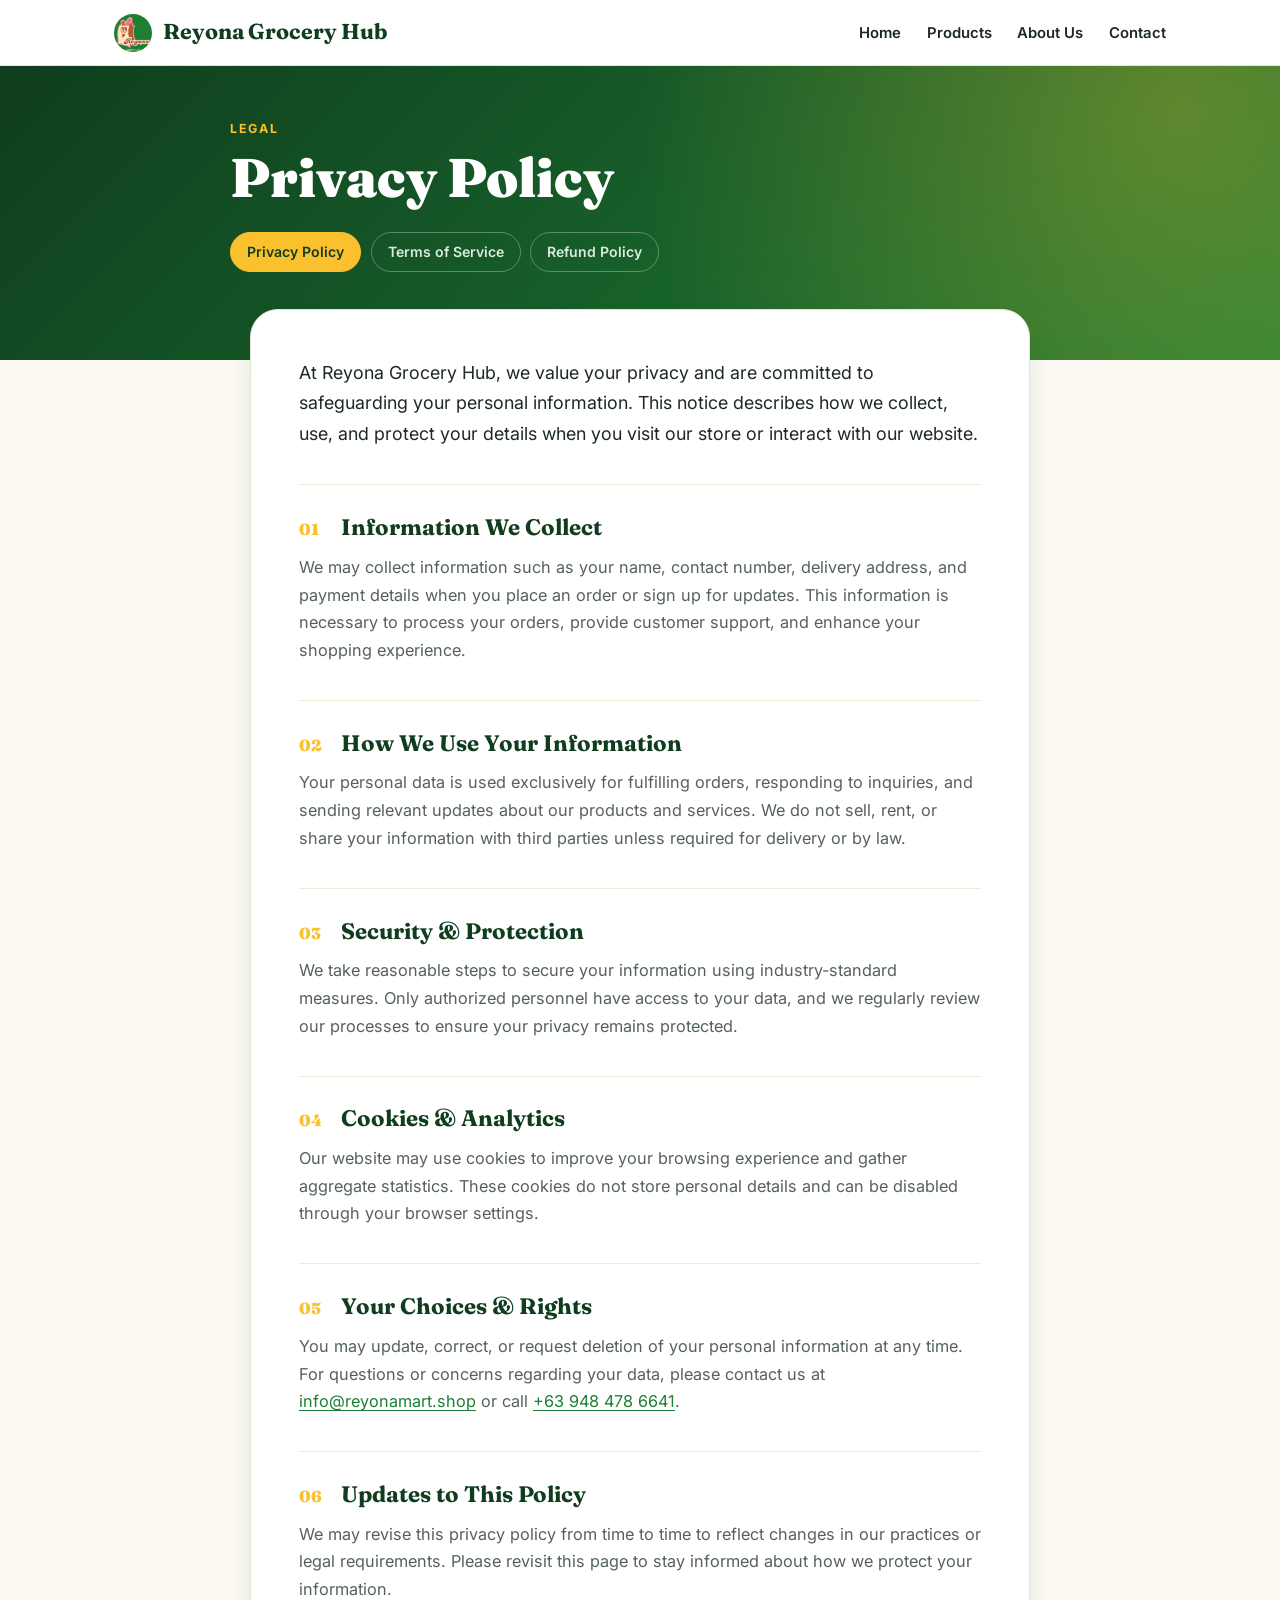
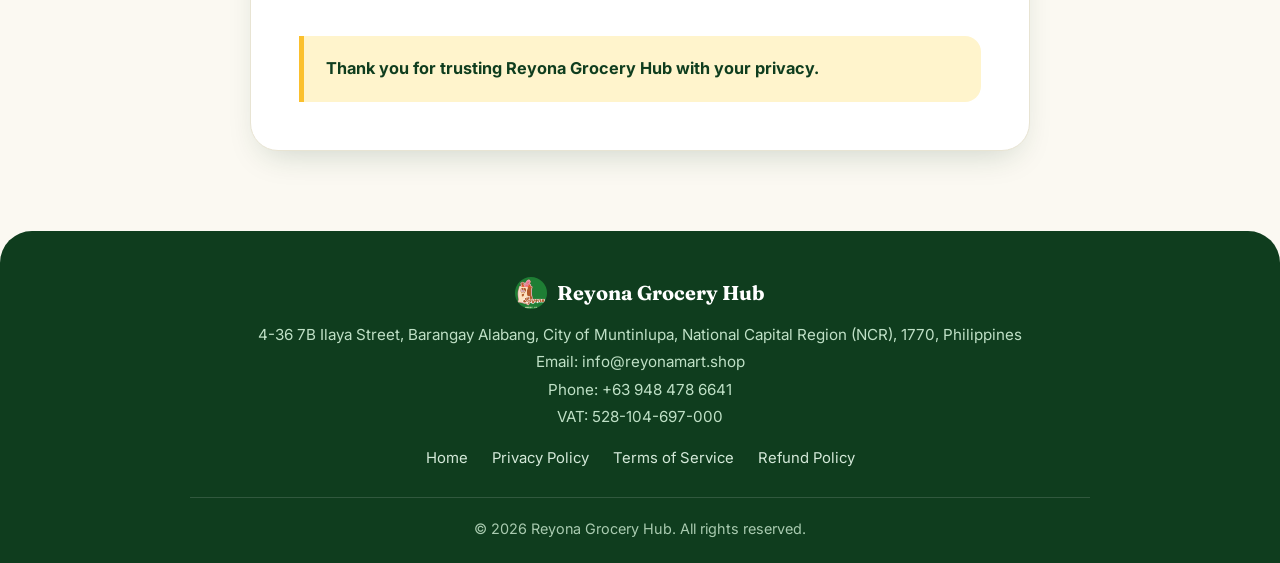
<file: privacy-policy.html>
<!DOCTYPE html>
<html lang="en">
<head>
  <meta charset="UTF-8" />
  <meta name="viewport" content="width=device-width, initial-scale=1.0" />
  <title>Privacy Policy | Reyona Grocery Hub</title>
  <link rel="icon" type="image/png" href="image/LOGO.png" />
  <link rel="preconnect" href="https://fonts.googleapis.com" />
  <link rel="preconnect" href="https://fonts.gstatic.com" crossorigin />
  <link href="https://fonts.googleapis.com/css2?family=Fraunces:opsz,wght@9..144,600;9..144,700;9..144,900&family=Inter:wght@400;500;600;700&display=swap" rel="stylesheet" />
  <link rel="stylesheet" href="legal.css" />
</head>
<body>
  <header class="header" id="header">
    <nav class="nav">
      <a href="index.html" class="nav-logo">
        <img src="image/LOGO.png" alt="Reyona Grocery Hub Logo" />
        Reyona Grocery Hub
      </a>
      <ul class="nav-list">
        <li><a href="index.html" class="nav-link">Home</a></li>
        <li><a href="index.html#shop" class="nav-link">Products</a></li>
        <li><a href="index.html#about" class="nav-link">About Us</a></li>
        <li><a href="index.html#contact" class="nav-link">Contact</a></li>
      </ul>
    </nav>
  </header>
  <div class="legal-hero">
    <div class="legal-hero-inner">
      <span class="legal-eyebrow">Legal</span>
      <h1>Privacy Policy</h1>
      <div class="legal-tabs">
        <a href="privacy-policy.html" class="current">Privacy Policy</a>
        <a href="terms.html">Terms of Service</a>
        <a href="refund-policy.html">Refund Policy</a>
      </div>
    </div>
  </div>
  <main>
    <div class="policy-container">
      <div class="policy-desc">
        At Reyona Grocery Hub, we value your privacy and are committed to safeguarding your personal information. This notice describes how we collect, use, and protect your details when you visit our store or interact with our website.
      </div>
      <h2 class="policy-section-title">Information We Collect</h2>
      <div class="policy-desc">
        We may collect information such as your name, contact number, delivery address, and payment details when you place an order or sign up for updates. This information is necessary to process your orders, provide customer support, and enhance your shopping experience.
      </div>
      <h2 class="policy-section-title">How We Use Your Information</h2>
      <div class="policy-desc">
        Your personal data is used exclusively for fulfilling orders, responding to inquiries, and sending relevant updates about our products and services. We do not sell, rent, or share your information with third parties unless required for delivery or by law.
      </div>
      <h2 class="policy-section-title">Security & Protection</h2>
      <div class="policy-desc">
        We take reasonable steps to secure your information using industry-standard measures. Only authorized personnel have access to your data, and we regularly review our processes to ensure your privacy remains protected.
      </div>
      <h2 class="policy-section-title">Cookies & Analytics</h2>
      <div class="policy-desc">
        Our website may use cookies to improve your browsing experience and gather aggregate statistics. These cookies do not store personal details and can be disabled through your browser settings.
      </div>
      <h2 class="policy-section-title">Your Choices & Rights</h2>
      <div class="policy-desc">
        You may update, correct, or request deletion of your personal information at any time. For questions or concerns regarding your data, please contact us at <a href="mailto:info@reyonamart.shop">info@reyonamart.shop</a> or call <a href="tel:+639484786641">+63 948 478 6641</a>.
      </div>
      <h2 class="policy-section-title">Updates to This Policy</h2>
      <div class="policy-desc">
        We may revise this privacy policy from time to time to reflect changes in our practices or legal requirements. Please revisit this page to stay informed about how we protect your information.
      </div>
      <div class="policy-desc"><strong>Thank you for trusting Reyona Grocery Hub with your privacy.</strong></div>
    </div>
  </main>
  <footer class="footer">
    <div class="footer-logo">
      <img src="image/LOGO.png" alt="Reyona Grocery Hub Logo" />
      Reyona Grocery Hub
    </div>
    <div class="footer-desc">
      4-36 7B Ilaya Street, Barangay Alabang, City of Muntinlupa, National Capital Region (NCR), 1770, Philippines<br>
      Email: info@reyonamart.shop<br>
      Phone: +63 948 478 6641<br>
      VAT: 528-104-697-000
    </div>
    <div class="footer-links">
      <a href="index.html">Home</a>
      <a href="privacy-policy.html">Privacy Policy</a>
      <a href="terms.html">Terms of Service</a>
      <a href="refund-policy.html">Refund Policy</a>
    </div>
    <div class="footer-bottom">
      &copy; <span id="footer-year"></span> Reyona Grocery Hub. All rights reserved.
    </div>
  </footer>
  <script>
    document.getElementById('footer-year').textContent = new Date().getFullYear();
  </script>
</body>
</html>
</file>
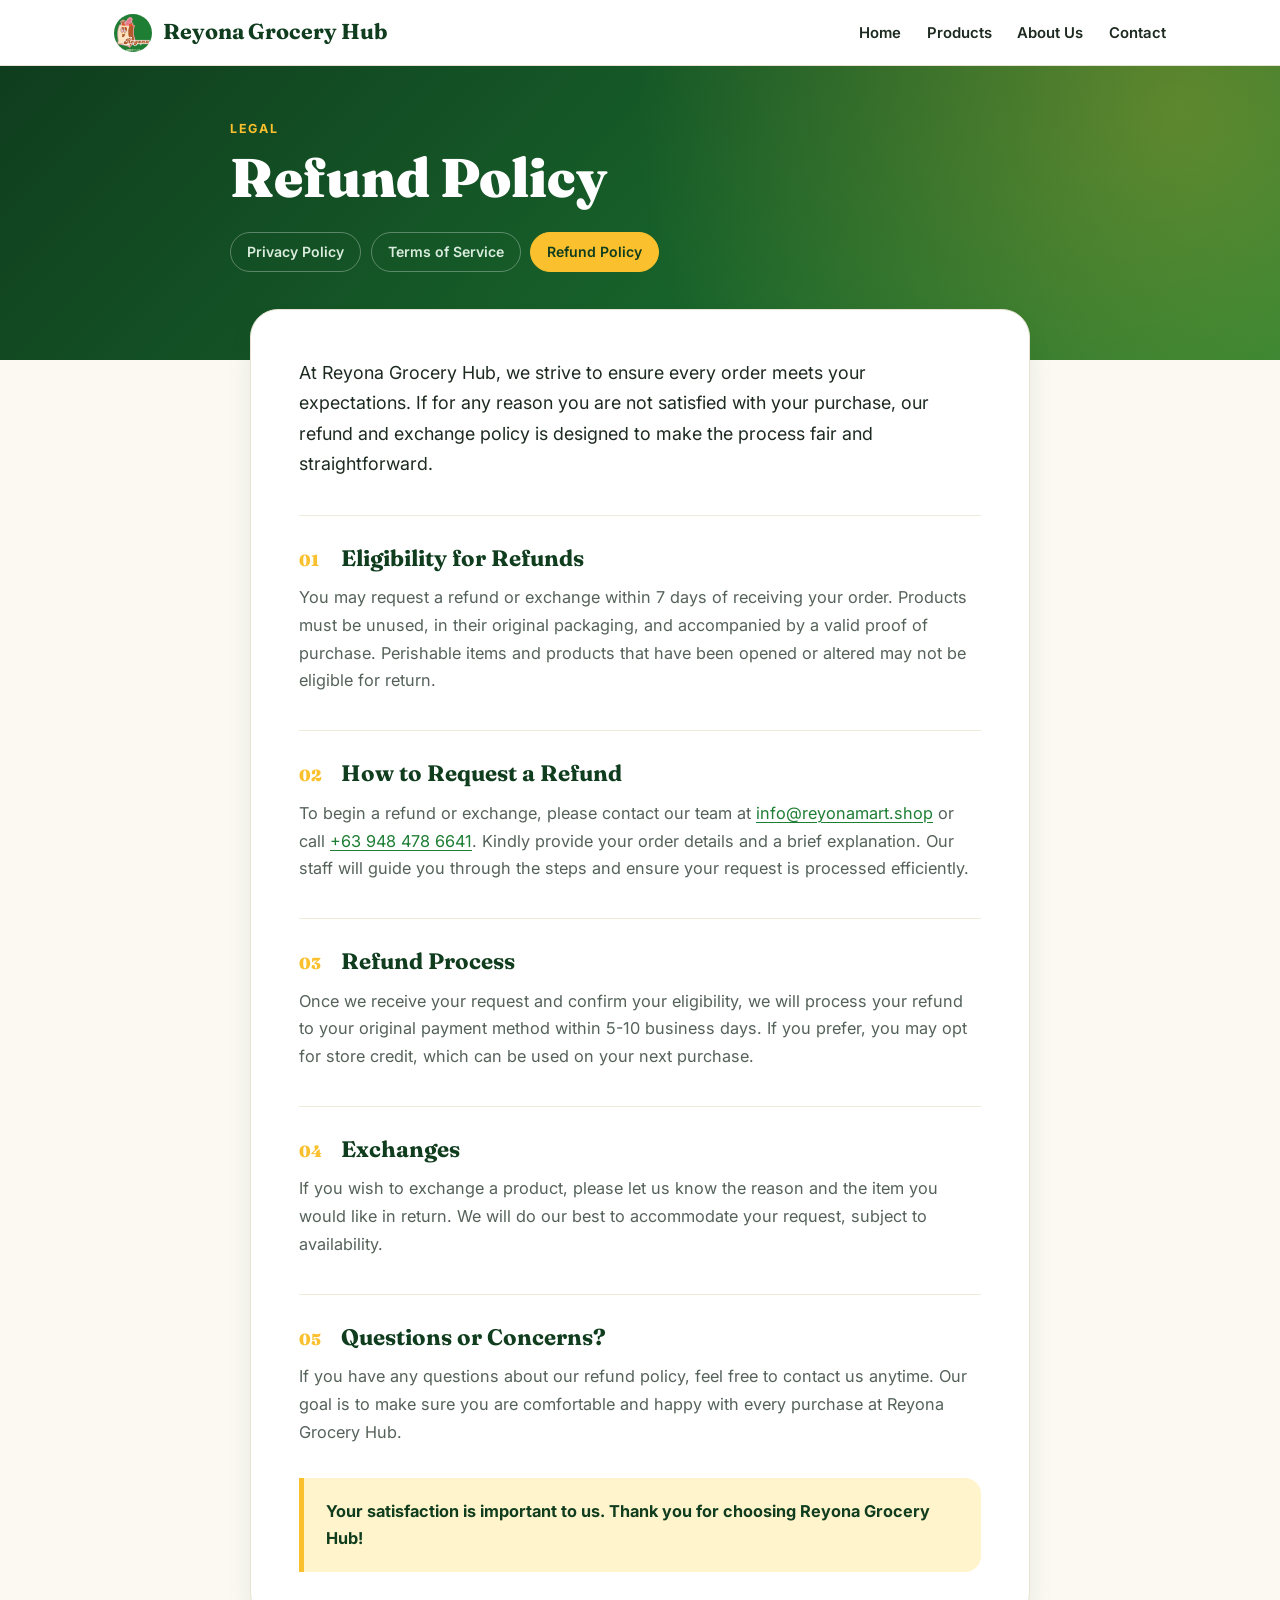
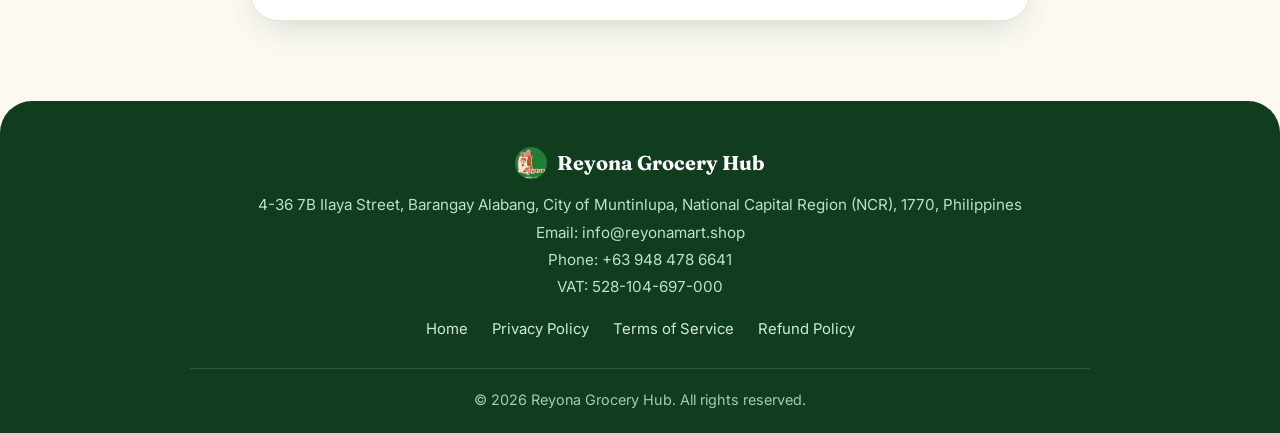
<file: refund-policy.html>
<!DOCTYPE html>
<html lang="en">
<head>
  <meta charset="UTF-8" />
  <meta name="viewport" content="width=device-width, initial-scale=1.0" />
  <title>Refund Policy | Reyona Grocery Hub</title>
  <link rel="icon" type="image/png" href="image/LOGO.png" />
  <link rel="preconnect" href="https://fonts.googleapis.com" />
  <link rel="preconnect" href="https://fonts.gstatic.com" crossorigin />
  <link href="https://fonts.googleapis.com/css2?family=Fraunces:opsz,wght@9..144,600;9..144,700;9..144,900&family=Inter:wght@400;500;600;700&display=swap" rel="stylesheet" />
  <link rel="stylesheet" href="legal.css" />
</head>
<body>
  <header class="header" id="header">
    <nav class="nav">
      <a href="index.html" class="nav-logo">
        <img src="image/LOGO.png" alt="Reyona Grocery Hub Logo" />
        Reyona Grocery Hub
      </a>
      <ul class="nav-list">
        <li><a href="index.html" class="nav-link">Home</a></li>
        <li><a href="index.html#shop" class="nav-link">Products</a></li>
        <li><a href="index.html#about" class="nav-link">About Us</a></li>
        <li><a href="index.html#contact" class="nav-link">Contact</a></li>
      </ul>
    </nav>
  </header>
  <div class="legal-hero">
    <div class="legal-hero-inner">
      <span class="legal-eyebrow">Legal</span>
      <h1>Refund Policy</h1>
      <div class="legal-tabs">
        <a href="privacy-policy.html">Privacy Policy</a>
        <a href="terms.html">Terms of Service</a>
        <a href="refund-policy.html" class="current">Refund Policy</a>
      </div>
    </div>
  </div>
  <main>
    <div class="policy-container">
      <div class="policy-desc">
        At Reyona Grocery Hub, we strive to ensure every order meets your expectations. If for any reason you are not satisfied with your purchase, our refund and exchange policy is designed to make the process fair and straightforward.
      </div>
      <h2 class="policy-section-title">Eligibility for Refunds</h2>
      <div class="policy-desc">
        You may request a refund or exchange within 7 days of receiving your order. Products must be unused, in their original packaging, and accompanied by a valid proof of purchase. Perishable items and products that have been opened or altered may not be eligible for return.
      </div>
      <h2 class="policy-section-title">How to Request a Refund</h2>
      <div class="policy-desc">
        To begin a refund or exchange, please contact our team at <a href="mailto:info@reyonamart.shop">info@reyonamart.shop</a> or call <a href="tel:+639484786641">+63 948 478 6641</a>. Kindly provide your order details and a brief explanation. Our staff will guide you through the steps and ensure your request is processed efficiently.
      </div>
      <h2 class="policy-section-title">Refund Process</h2>
      <div class="policy-desc">
        Once we receive your request and confirm your eligibility, we will process your refund to your original payment method within 5-10 business days. If you prefer, you may opt for store credit, which can be used on your next purchase.
      </div>
      <h2 class="policy-section-title">Exchanges</h2>
      <div class="policy-desc">
        If you wish to exchange a product, please let us know the reason and the item you would like in return. We will do our best to accommodate your request, subject to availability.
      </div>
      <h2 class="policy-section-title">Questions or Concerns?</h2>
      <div class="policy-desc">
        If you have any questions about our refund policy, feel free to contact us anytime. Our goal is to make sure you are comfortable and happy with every purchase at Reyona Grocery Hub.
      </div>
      <div class="policy-desc"><strong>Your satisfaction is important to us. Thank you for choosing Reyona Grocery Hub!</strong></div>
    </div>
  </main>
  <footer class="footer">
    <div class="footer-logo">
      <img src="image/LOGO.png" alt="Reyona Grocery Hub Logo" />
      Reyona Grocery Hub
    </div>
    <div class="footer-desc">
      4-36 7B Ilaya Street, Barangay Alabang, City of Muntinlupa, National Capital Region (NCR), 1770, Philippines<br>
      Email: info@reyonamart.shop<br>
      Phone: +63 948 478 6641<br>
      VAT: 528-104-697-000
    </div>
    <div class="footer-links">
      <a href="index.html">Home</a>
      <a href="privacy-policy.html">Privacy Policy</a>
      <a href="terms.html">Terms of Service</a>
      <a href="refund-policy.html">Refund Policy</a>
    </div>
    <div class="footer-bottom">
      &copy; <span id="footer-year"></span> Reyona Grocery Hub. All rights reserved.
    </div>
  </footer>
  <script>
    document.getElementById('footer-year').textContent = new Date().getFullYear();
  </script>
</body>
</html>
</file>
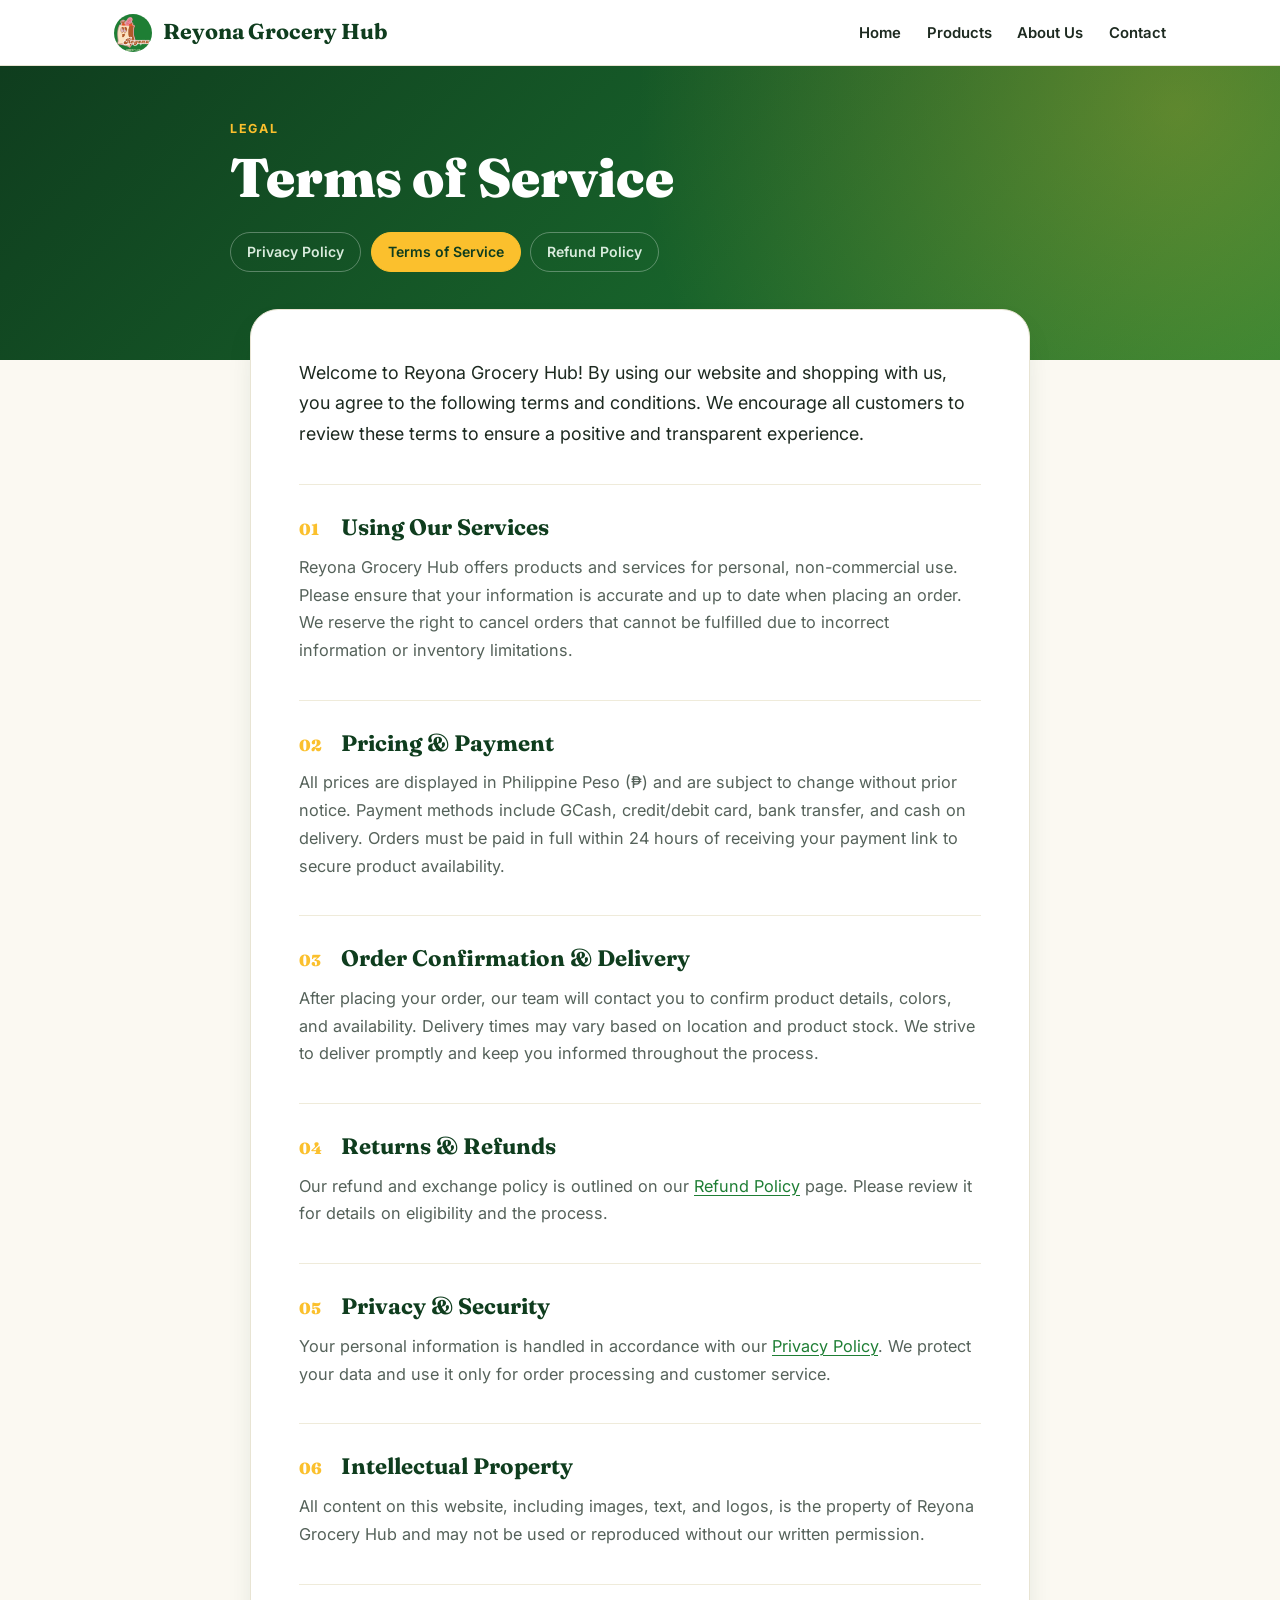
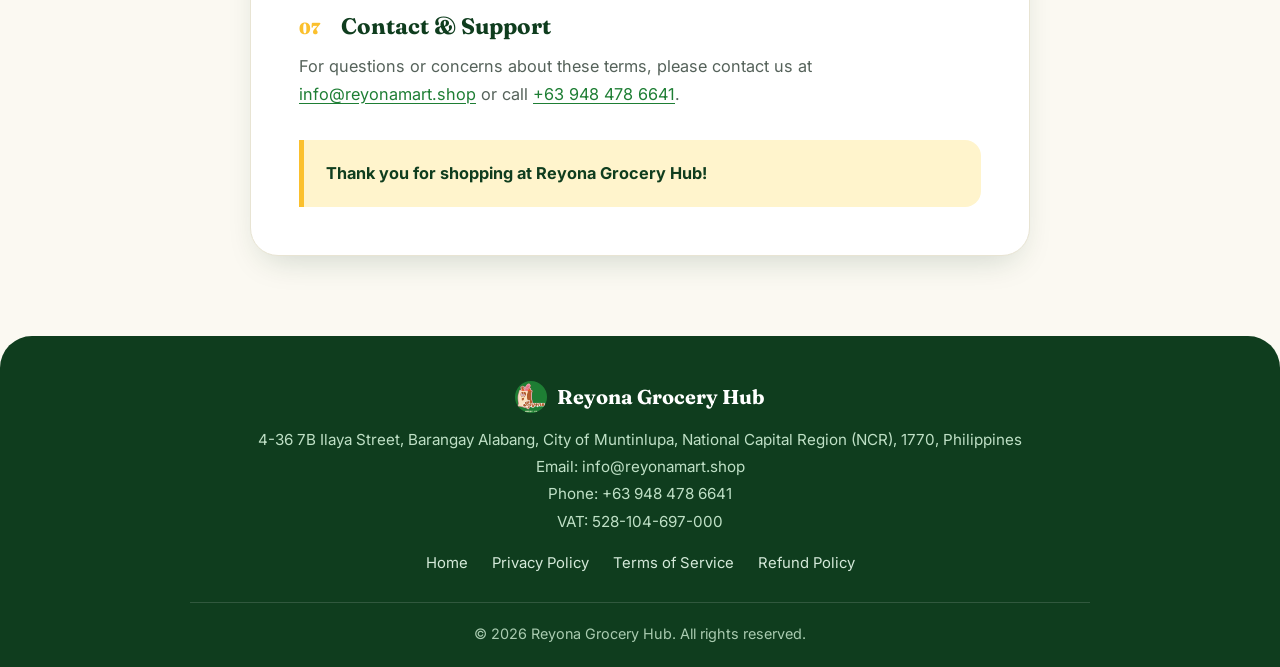
<file: terms.html>
<!DOCTYPE html>
<html lang="en">
<head>
  <meta charset="UTF-8" />
  <meta name="viewport" content="width=device-width, initial-scale=1.0" />
  <title>Terms of Service | Reyona Grocery Hub</title>
  <link rel="icon" type="image/png" href="image/LOGO.png" />
  <link rel="preconnect" href="https://fonts.googleapis.com" />
  <link rel="preconnect" href="https://fonts.gstatic.com" crossorigin />
  <link href="https://fonts.googleapis.com/css2?family=Fraunces:opsz,wght@9..144,600;9..144,700;9..144,900&family=Inter:wght@400;500;600;700&display=swap" rel="stylesheet" />
  <link rel="stylesheet" href="legal.css" />
</head>
<body>
  <header class="header" id="header">
    <nav class="nav">
      <a href="index.html" class="nav-logo">
        <img src="image/LOGO.png" alt="Reyona Grocery Hub Logo" />
        Reyona Grocery Hub
      </a>
      <ul class="nav-list">
        <li><a href="index.html" class="nav-link">Home</a></li>
        <li><a href="index.html#shop" class="nav-link">Products</a></li>
        <li><a href="index.html#about" class="nav-link">About Us</a></li>
        <li><a href="index.html#contact" class="nav-link">Contact</a></li>
      </ul>
    </nav>
  </header>
  <div class="legal-hero">
    <div class="legal-hero-inner">
      <span class="legal-eyebrow">Legal</span>
      <h1>Terms of Service</h1>
      <div class="legal-tabs">
        <a href="privacy-policy.html">Privacy Policy</a>
        <a href="terms.html" class="current">Terms of Service</a>
        <a href="refund-policy.html">Refund Policy</a>
      </div>
    </div>
  </div>
  <main>
    <div class="policy-container">
      <div class="policy-desc">
        Welcome to Reyona Grocery Hub! By using our website and shopping with us, you agree to the following terms and conditions. We encourage all customers to review these terms to ensure a positive and transparent experience.
      </div>
      <h2 class="policy-section-title">Using Our Services</h2>
      <div class="policy-desc">
        Reyona Grocery Hub offers products and services for personal, non-commercial use. Please ensure that your information is accurate and up to date when placing an order. We reserve the right to cancel orders that cannot be fulfilled due to incorrect information or inventory limitations.
      </div>
      <h2 class="policy-section-title">Pricing & Payment</h2>
      <div class="policy-desc">
        All prices are displayed in Philippine Peso (₱) and are subject to change without prior notice. Payment methods include GCash, credit/debit card, bank transfer, and cash on delivery. Orders must be paid in full within 24 hours of receiving your payment link to secure product availability.
      </div>
      <h2 class="policy-section-title">Order Confirmation & Delivery</h2>
      <div class="policy-desc">
        After placing your order, our team will contact you to confirm product details, colors, and availability. Delivery times may vary based on location and product stock. We strive to deliver promptly and keep you informed throughout the process.
      </div>
      <h2 class="policy-section-title">Returns & Refunds</h2>
      <div class="policy-desc">
        Our refund and exchange policy is outlined on our <a href="refund-policy.html">Refund Policy</a> page. Please review it for details on eligibility and the process.
      </div>
      <h2 class="policy-section-title">Privacy & Security</h2>
      <div class="policy-desc">
        Your personal information is handled in accordance with our <a href="privacy-policy.html">Privacy Policy</a>. We protect your data and use it only for order processing and customer service.
      </div>
      <h2 class="policy-section-title">Intellectual Property</h2>
      <div class="policy-desc">
        All content on this website, including images, text, and logos, is the property of Reyona Grocery Hub and may not be used or reproduced without our written permission.
      </div>
      <h2 class="policy-section-title">Contact & Support</h2>
      <div class="policy-desc">
        For questions or concerns about these terms, please contact us at <a href="mailto:info@reyonamart.shop">info@reyonamart.shop</a> or call <a href="tel:+639484786641">+63 948 478 6641</a>.
      </div>
      <div class="policy-desc"><strong>Thank you for shopping at Reyona Grocery Hub!</strong></div>
    </div>
  </main>
  <footer class="footer">
    <div class="footer-logo">
      <img src="image/LOGO.png" alt="Reyona Grocery Hub Logo" />
      Reyona Grocery Hub
    </div>
    <div class="footer-desc">
      4-36 7B Ilaya Street, Barangay Alabang, City of Muntinlupa, National Capital Region (NCR), 1770, Philippines<br>
      Email: info@reyonamart.shop<br>
      Phone: +63 948 478 6641<br>
      VAT: 528-104-697-000
    </div>
    <div class="footer-links">
      <a href="index.html">Home</a>
      <a href="privacy-policy.html">Privacy Policy</a>
      <a href="terms.html">Terms of Service</a>
      <a href="refund-policy.html">Refund Policy</a>
    </div>
    <div class="footer-bottom">
      &copy; <span id="footer-year"></span> Reyona Grocery Hub. All rights reserved.
    </div>
  </footer>
  <script>
    document.getElementById('footer-year').textContent = new Date().getFullYear();
  </script>
</body>
</html>
</file>
<file: legal.css>
:root {
  --primary: #1e7e34;
  --primary-dark: #0f3d1e;
  --primary-soft: #e7f3e9;
  --secondary: #fbf9f2;
  --accent: #fbc02d;
  --accent-soft: #fff4cc;
  --text-dark: #1d2a20;
  --muted: #55625a;
  --radius: 1.25rem;
  --shadow: 0 14px 34px -14px rgba(15,61,30,0.22);
  --border: 1px solid #e8e4d3;
  --white: #fff;
  --display: 'Fraunces', Georgia, serif;
}
* { box-sizing: border-box; margin: 0; padding: 0; }
html { scroll-behavior: smooth; }
body {
  font-family: 'Inter', Arial, sans-serif; background: var(--secondary); color: var(--text-dark);
  min-height: 100vh; line-height: 1.7; -webkit-font-smoothing: antialiased;
}
a { color: var(--primary); text-decoration: underline; text-underline-offset: 3px; transition: color .2s; }
a:hover { color: var(--primary-dark); }
img { max-width: 100%; display: block; }
:focus-visible { outline: 3px solid var(--accent); outline-offset: 2px; }

/* Header */
.header {
  width: 100%; background: var(--white); border-bottom: var(--border); position: sticky; top: 0; z-index: 99;
}
.nav {
  max-width: 1100px; margin: 0 auto; padding: .85rem 1.5rem; display: flex; align-items: center;
  justify-content: space-between; flex-wrap: wrap; gap: .5rem 1.5rem;
}
.nav-logo {
  display: flex; align-items: center; font-family: var(--display); font-size: 1.35rem; font-weight: 700;
  color: var(--primary-dark); gap: .7rem; text-decoration: none;
}
.nav-logo:hover { color: var(--primary-dark); }
.nav-logo img { width: 38px; height: 38px; border-radius: 50%; }
.nav-list { display: flex; flex-wrap: wrap; gap: .3rem 1.6rem; list-style: none; }
.nav-link { color: var(--text-dark); font-weight: 600; font-size: .93rem; text-decoration: none; }
.nav-link:hover { color: var(--primary); }

/* Title band */
.legal-hero {
  background:
    radial-gradient(circle at 92% 15%, rgba(251,192,45,.3) 0, rgba(251,192,45,0) 45%),
    linear-gradient(135deg, #0f3d1e 0%, #1e7e34 100%);
  color: var(--white); padding: 3rem 1.5rem 5.5rem;
}
.legal-hero-inner { max-width: 820px; margin: 0 auto; }
.legal-eyebrow {
  display: inline-block; font-size: .78rem; font-weight: 700; letter-spacing: .14em; text-transform: uppercase;
  color: var(--accent); margin-bottom: .6rem;
}
.legal-hero h1 { font-family: var(--display); font-size: clamp(2.2rem, 5vw, 3.4rem); font-weight: 900; line-height: 1.05; }
.legal-tabs { display: flex; flex-wrap: wrap; gap: .6rem; margin-top: 1.6rem; }
.legal-tabs a {
  color: #d9ecdd; text-decoration: none; font-size: .88rem; font-weight: 600; padding: .45rem 1rem;
  border: 1px solid rgba(255,255,255,.3); border-radius: 999px; transition: background .2s, color .2s;
}
.legal-tabs a:hover { background: rgba(255,255,255,.14); color: var(--white); }
.legal-tabs a.current { background: var(--accent); border-color: var(--accent); color: var(--primary-dark); }

/* Content */
main { max-width: 820px; margin: -3.2rem auto 0; padding: 0 1.25rem 3rem; position: relative; }
.policy-container {
  background: var(--white); border: var(--border); border-radius: 1.75rem; box-shadow: var(--shadow);
  padding: clamp(1.6rem, 4vw, 3rem); counter-reset: sec;
}
.policy-title { display: none; }
.policy-section-title {
  display: flex; align-items: baseline; gap: .8rem; margin-top: 2.2rem; padding-top: 1.8rem; border-top: 1px solid #efebda;
  font-family: var(--display); font-size: 1.4rem; font-weight: 700; color: var(--primary-dark); margin-bottom: .8rem; line-height: 1.2;
}
.policy-section-title::before {
  counter-increment: sec; content: counter(sec, decimal-leading-zero);
  font-size: 1rem; font-weight: 900; color: var(--accent); min-width: 1.8rem;
}
.policy-desc { color: var(--muted); font-size: 1.02rem; margin-bottom: 1.1rem; }
.policy-container > .policy-desc:first-of-type {
  font-size: 1.12rem; color: var(--text-dark); margin-bottom: 0;
}
.policy-container > .policy-desc:last-child {
  margin: 2rem 0 0; padding: 1.2rem 1.4rem; background: var(--accent-soft); border-left: 5px solid var(--accent);
  border-radius: 0 1rem 1rem 0; color: var(--primary-dark);
}

/* Footer */
.footer {
  background: var(--primary-dark); color: var(--white); padding: 2.8rem 1.25rem 1.3rem; margin-top: 2rem;
  border-radius: 2rem 2rem 0 0; text-align: center;
}
.footer-logo {
  display: flex; align-items: center; justify-content: center; font-family: var(--display); font-size: 1.25rem;
  font-weight: 700; gap: .6rem; margin-bottom: .7rem; color: var(--white);
}
.footer-logo img { width: 32px; height: 32px; border-radius: 50%; }
.footer-desc { color: #bfe0c6; font-size: .95rem; margin-bottom: 1rem; line-height: 1.8; }
.footer-links { display: flex; flex-wrap: wrap; justify-content: center; gap: .4rem 1.5rem; margin-bottom: .4rem; }
.footer-links a { color: #d4e9d9; text-decoration: none; font-size: .93rem; }
.footer-links a:hover { color: var(--accent); }
.footer-bottom {
  max-width: 900px; margin: 1.6rem auto 0; padding-top: 1.2rem; border-top: 1px solid rgba(255,255,255,.14);
  font-size: .9rem; color: #a9cbb0;
}

@media (max-width: 600px) {
  .nav { padding: .8rem 1rem; }
  .nav-logo { font-size: 1.15rem; }
  .legal-hero { padding: 2.2rem 1rem 5rem; }
  main { padding: 0 .8rem 2rem; }
  .policy-section-title { font-size: 1.2rem; }
}
</file>
